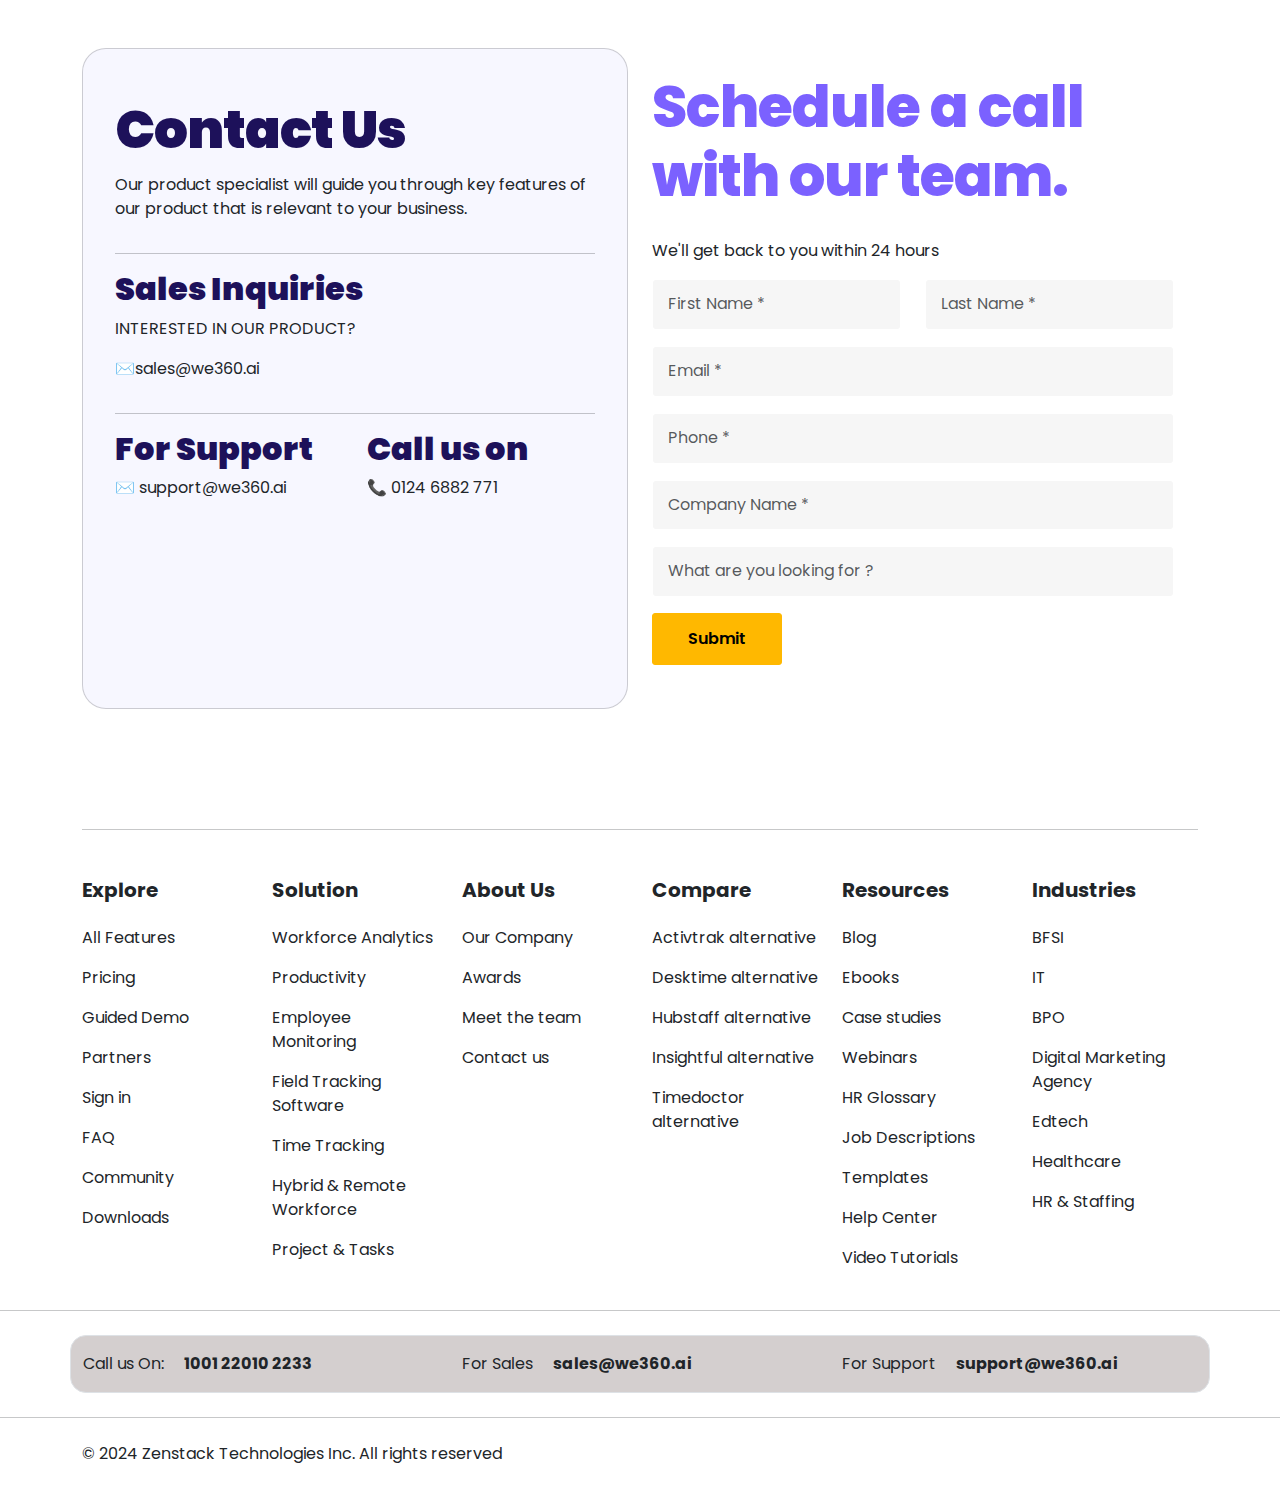
<file: Emp_App/templates/contact.html>
<!DOCTYPE html>
<html lang="en">
<head>
    <meta charset="UTF-8">
    <meta name="viewport" content="width=device-width, initial-scale=1.0">
    <title>contact_page</title>
    <link href="https://cdn.jsdelivr.net/npm/bootstrap@5.3.3/dist/css/bootstrap.min.css" rel="stylesheet" integrity="sha384-QWTKZyjpPEjISv5WaRU9OFeRpok6YctnYmDr5pNlyT2bRjXh0JMhjY6hW+ALEwIH" crossorigin="anonymous">
    <script src="https://cdn.jsdelivr.net/npm/bootstrap@5.3.3/dist/js/bootstrap.bundle.min.js" integrity="sha384-YvpcrYf0tY3lHB60NNkmXc5s9fDVZLESaAA55NDzOxhy9GkcIdslK1eN7N6jIeHz" crossorigin="anonymous"></script>
    <link href="https://fonts.googleapis.com/css2?family=Poppins:wght@400;500;600&display=swap" rel="stylesheet">
</head>
 <style>
      /* .navbar-main-box{
        background-color: red !important;
        width: 100% !important;
         position: fixed !important;;
            background-color: wheat;
            width: 100% !important;
            z-index: 999;
      } */
      /* .navbar{
         position: fixed;
            background-color: wheat;
            width: 100%;
            z-index: 999;
      } */
      .dropdown:hover > .dropdown-menu {
        display: block;
      }

      /* Added CSS for hover effect */
      .nav-item:hover .dropdown-menu {
        display: block;
        align-items: center;
      }

      .navbar-nav .nav-item .dropdown-menu {
        margin-top: 0;
      }
      section footer .list-unstyled li a {
        color: inherit; /* Inherits text color from parent */
        text-decoration: none; /* Removes default underline */
        cursor: pointer; /* Changes cursor to pointer */
      }

      section footer .list-unstyled li a:hover {
        color: blue; /* Changes text color to blue on hover */
      }

      .accordion1 {
        display: none;
      }
      .accordion-button:not(.collapsed) {
        background-color: white !important;
        border: 0px !important;
      }
      .accordion-button::after {
        background-color: #ffb800;
        font-weight: 900;
        padding: 15px;
        background-position-x: center;
        background-position: center;
        border-radius: 50%;
      }

      @media only screen and (max-width: 768px) {
        .hide-content-for-responsive {
          display: none; /* Hide red div at 320px */
        }

        .accordion {
          display: block; /* Show accordion at 320px */
        }
      }
      .hover-effect:hover {
        background-color: #211f54;
        cursor: pointer;
        transition: background-color 0.3s ease;
      }
    </style>
<style>
     body {
      font-family: 'Poppins', sans-serif; /* Apply Poppins font to the body */
      scroll-behavior: smooth;
    }
    .btn-style-form{
        padding: 13px 35px;
    cursor: pointer;
    background-color: #ffb800;
    border: 1px solid #ffb800;
    transition: ease-in-out all 0.5ms;
    margin-top: 0px;
    border-radius: 3px;
    color: #000;
    font-weight: 600;
    }
</style>
<body>
    <div class="container py-5">
        <div class="row">
            <div class="col-lg-6">
                <div class="card" style="background-color: #f7f7ff;
                border-radius: 24px;
                padding: 32px;">

                <h1 style="    color: #1d115a;
                letter-spacing: -1px;
                margin-top: 17px;
                margin-bottom: 12px;
                font-size: 3.3em;
                font-weight: 900;
               ">Contact Us
                </h1>
                <p>Our product specialist will guide you through key features of our product that is relevant to your business.
                </p>
                <hr>

                <h2 style="color: #1d115a;
                font-size: 2em;
                font-weight: 900;
             ">
                    Sales Inquiries

                </h2>
                <p>INTERESTED IN OUR PRODUCT?

                </p>
                <p>✉️sales@we360.ai
                </p>
                <hr>


                <div class="row" style="margin-bottom: 160px;">
                    <span class="col-lg-6">
                        <h1 style="color: #1d115a;
                        font-size: 2em;
                        font-weight: 900;
                     " >For Support
                        </h1>
                        <p>✉️ support@we360.ai
                        </p>
                    </span>
                    <span class="col-lg-6">
                        <h1 style="color: #1d115a;
                        font-size: 2em;
                        font-weight: 900;
                     ">Call us on
                        </h1>
                        <p>📞 0124 6882 771</p>
                    </span>
                </div>
            </div>
        </div>

            <div class="col-lg-6">

                <div class="card border-0">
                    <div class="card-title " style="color: #7b61ff;   
                    letter-spacing: -1px;
                    margin-top: 25px;
                    margin-bottom: 12px;
                    font-size: 3.6em;
                    line-height: 1.2;
                    font-weight: 800;">
                        Schedule a call with our team.
                    </div>
                    <div class="card-text py-3">
                        We'll get back to you within 24 hours


                    </div>

                    <div class="row flex-column">
                        <div class="row">
                          <div class="col-lg-6">
                            <div class="mb-3">
                              <input
                                type="text"
                                class="form-control for-input"
                                id="exampleFormControlInput1"
                                placeholder="First Name *"
                                style="color: #232226;
                                background-color: rgba(23, 22, 26, 0.04);
                                border: 1px solid transparent;
                                width: 100%;
                                padding: 14px 15px;
                                line-height: 1.3;
                                border-radius: 4px;"
                                
                              />
                            </div>
                          </div>
                          <div class="col-lg-6">
                            <div class="mb-3">
                              <input
                                type="email"
                                class="form-control for-input"
                                id="exampleFormControlInput2"
                                placeholder="Last Name *"
                                style="color: #232226;
                                background-color: rgba(23, 22, 26, 0.04);
                                border: 1px solid transparent;
                                width: 100%;
                                padding: 14px 15px;
                                line-height: 1.3;
                                border-radius: 4px;"
                              />
                            </div>
                          </div>
                        </div>
                        <div class="row flex-column">
                          <div class="col-lg-12">
                            <div class="mb-3">
                              <input
                                type="email"
                                class="form-control for-input"
                                id="exampleFormControlInput3"
                                placeholder="Email *"
                                style="color: #232226;
                                background-color: rgba(23, 22, 26, 0.04);
                                border: 1px solid transparent;
                                width: 100%;
                                padding: 14px 15px;
                                line-height: 1.3;
                                border-radius: 4px;"
                              />
                            </div>
                          </div>
                          <div class="col-lg-12">
                            <div class="mb-3">
                              <input
                                type="email"
                                class="form-control for-input"
                                id="exampleFormControlInput4"
                                placeholder="Phone *"
                                style="color: #232226;
                                background-color: rgba(23, 22, 26, 0.04);
                                border: 1px solid transparent;
                                width: 100%;
                                padding: 14px 15px;
                                line-height: 1.3;
                                border-radius: 4px;"
                              />
                            </div>
                          </div>
                          <div class="col-lg-12">
                            <div class="mb-3">
                              <input
                                type="email"
                                class="form-control for-input"
                                id="exampleFormControlInput4"
                                placeholder="Company Name *"
                                style="color: #232226;
                                background-color: rgba(23, 22, 26, 0.04);
                                border: 1px solid transparent;
                                width: 100%;
                                padding: 14px 15px;
                                line-height: 1.3;
                                border-radius: 4px;"
                              />
                            </div>
                          </div>
                          <div class="col-lg-12">
                            <div class="mb-3">
                              <input
                                type="email"
                                class="form-control for-input"
                                id="exampleFormControlInput4"
                                placeholder="What are you looking for ?"
                                style="color: #232226;
                                background-color: rgba(23, 22, 26, 0.04);
                                border: 1px solid transparent;
                                width: 100%;
                                padding: 14px 15px;
                                line-height: 1.3;
                                border-radius: 4px;"
                              />
                            </div>
                          </div>
                        </div>
                        <div class="mb-3">
                          <button type="button" class="btn btn-warning btn-style-form">
                            Submit
                          </button>
                        </div>
                      </div>
                </div>
            </div>
        </div>
    </div>
    
  <!-- Footer Section -->

    <section>
      <footer class="py-4">
        <div class="container hide-content-for-responsive">
          <hr class="my-5" />
          <div class="row">
            <div class="col-lg-2">
              <h5 class="fw-bold">Explore</h5>
              <ul class="list-unstyled mt-4">
                <li class="mt-3"><a href="#">All Features</a></li>
                <li class="mt-3"><a href="#">Pricing</a></li>
                <li class="mt-3"><a href="#">Guided Demo</a></li>
                <li class="mt-3"><a href="#">Partners</a></li>
                <li class="mt-3"><a href="#">Sign in</a></li>
                <li class="mt-3"><a href="#">FAQ</a></li>
                <li class="mt-3"><a href="#">Community</a></li>
                <li class="mt-3"><a href="#">Downloads</a></li>
              </ul>
            </div>

            <div class="col-lg-2">
              <h5 class="fw-bold">Solution</h5>
              <ul class="list-unstyled mt-4">
                <li class="mt-3"><a href="#">Workforce Analytics</a></li>
                <li class="mt-3"><a href="#">Productivity</a></li>
                <li class="mt-3"><a href="#">Employee Monitoring</a></li>
                <li class="mt-3"><a href="#">Field Tracking Software</a></li>
                <li class="mt-3"><a href="#">Time Tracking</a></li>
                <li class="mt-3"><a href="#">Hybrid & Remote Workforce</a></li>
                <li class="mt-3"><a href="#">Project & Tasks</a></li>
              </ul>
            </div>

            <div class="col-lg-2">
              <h5 class="fw-bold">About Us</h5>
              <ul class="list-unstyled mt-4">
                <li class="mt-3"><a href="#">Our Company</a></li>
                <li class="mt-3"><a href="#">Awards</a></li>
                <li class="mt-3"><a href="#">Meet the team</a></li>
                <li class="mt-3"><a href="#">Contact us</a></li>
              </ul>
            </div>

            <div class="col-lg-2">
              <h5 class="fw-bold">Compare</h5>
              <ul class="list-unstyled mt-4">
                <li class="mt-3"><a href="#">Activtrak alternative</a></li>
                <li class="mt-3"><a href="#">Desktime alternative</a></li>
                <li class="mt-3"><a href="#">Hubstaff alternative</a></li>
                <li class="mt-3"><a href="#">Insightful alternative</a></li>
                <li class="mt-3"><a href="#">Timedoctor alternative</a></li>
              </ul>
            </div>

            <div class="col-lg-2">
              <h5 class="fw-bold">Resources</h5>
              <ul class="list-unstyled mt-4">
                <li class="mt-3"><a href="#">Blog</a></li>
                <li class="mt-3"><a href="#">Ebooks</a></li>
                <li class="mt-3"><a href="#">Case studies</a></li>
                <li class="mt-3"><a href="#">Webinars</a></li>
                <li class="mt-3"><a href="#">HR Glossary</a></li>
                <li class="mt-3"><a href="#">Job Descriptions</a></li>
                <li class="mt-3"><a href="#">Templates</a></li>
                <li class="mt-3"><a href="#">Help Center</a></li>
                <li class="mt-3"><a href="#">Video Tutorials</a></li>
              </ul>
            </div>

            <div class="col-lg-2">
              <h5 class="fw-bold">Industries</h5>
              <ul class="list-unstyled mt-4">
                <li class="mt-3"><a href="#">BFSI</a></li>
                <li class="mt-3"><a href="#">IT</a></li>
                <li class="mt-3"><a href="#">BPO</a></li>
                <li class="mt-3"><a href="#">Digital Marketing Agency</a></li>
                <li class="mt-3"><a href="#">Edtech</a></li>
                <li class="mt-3"><a href="#">Healthcare</a></li>
                <li class="mt-3"><a href="#">HR & Staffing</a></li>
              </ul>
            </div>
          </div>
        </div>

        <hr class="my-4" />

        <div
          class="container border rounded-4 py-3"
          style="background-color: rgb(212, 207, 207)"
        >
          <div class="row">
            <div class="col-lg-4 col-md-4 col-sm-12">
              <span>Call us On:</span>
              <span class="fw-bold ms-lg-3">1001 22010 2233</span>
            </div>
            <div class="col-lg-4 col-md-4 col-sm-12">
              <span>For Sales </span>
              <span class="fw-bold ms-lg-3">sales@we360.ai </span>
            </div>
            <div class="col-lg-4 col-md-4 col-sm-12">
              <span>For Support </span>
              <span class="fw-bold ms-lg-3">support@we360.ai </span>
            </div>
          </div>
        </div>

        <hr class="my-4" />
        <div class="text-start mt-4 container">
          <p>&copy; 2024 Zenstack Technologies Inc. All rights reserved</p>
        </div>

        <div class="accordion1 accordion-flush" id="accordionFlushExample">
          <div class="accordion-item">
            <h2 class="accordion-header">
              <button
                class="accordion-button collapsed"
                type="button"
                data-bs-toggle="collapse"
                data-bs-target="#flush-collapseOne"
                aria-expanded="false"
                aria-controls="flush-collapseOne"
              >
                Explore
              </button>
            </h2>
            <div
              id="flush-collapseOne"
              class="accordion-collapse collapse"
              data-bs-parent="#accordionFlushExample"
            >
              <div class="accordion-body">
                <ul class="list-unstyled mt-4">
                  <li class="mt-3"><a href="#">All Features</a></li>
                  <li class="mt-3"><a href="#">Pricing</a></li>
                  <li class="mt-3"><a href="#">Guided Demo</a></li>
                  <li class="mt-3"><a href="#">Partners</a></li>
                  <li class="mt-3"><a href="#">Sign in</a></li>
                  <li class="mt-3"><a href="#">FAQ</a></li>
                  <li class="mt-3"><a href="#">Community</a></li>
                  <li class="mt-3"><a href="#">Downloads</a></li>
                </ul>
              </div>
            </div>
          </div>

          <div class="accordion-item">
            <h2 class="accordion-header">
              <button
                class="accordion-button collapsed"
                type="button"
                data-bs-toggle="collapse"
                data-bs-target="#flush-collapseTwo"
                aria-expanded="false"
                aria-controls="flush-collapseTwo"
              >
                Solution
              </button>
            </h2>
            <div
              id="flush-collapseTwo"
              class="accordion-collapse collapse"
              data-bs-parent="#accordionFlushExample"
            >
              <div class="accordion-body">
                <ul class="list-unstyled mt-4">
                  <li class="mt-3"><a href="#">Workforce Analytics</a></li>
                  <li class="mt-3"><a href="#">Productivity</a></li>
                  <li class="mt-3"><a href="#">Employee Monitoring</a></li>
                  <li class="mt-3"><a href="#">Field Tracking Software</a></li>
                  <li class="mt-3"><a href="#">Time Tracking</a></li>
                  <li class="mt-3">
                    <a href="#">Hybrid & Remote Workforce</a>
                  </li>
                  <li class="mt-3"><a href="#">Project & Tasks</a></li>
                </ul>
              </div>
            </div>
          </div>

          <div class="accordion-item">
            <h2 class="accordion-header">
              <button
                class="accordion-button collapsed"
                type="button"
                data-bs-toggle="collapse"
                data-bs-target="#flush-collapseThree"
                aria-expanded="false"
                aria-controls="flush-collapseThree"
              >
                About Us
              </button>
            </h2>
            <div
              id="flush-collapseThree"
              class="accordion-collapse collapse"
              data-bs-parent="#accordionFlushExample"
            >
              <div class="accordion-body">
                <ul class="list-unstyled mt-4">
                  <li class="mt-3"><a href="#">Our Company</a></li>
                  <li class="mt-3"><a href="#">Awards</a></li>
                  <li class="mt-3"><a href="#">Meet the team</a></li>
                  <li class="mt-3"><a href="#">Contact us</a></li>
                </ul>
              </div>
            </div>
          </div>

          <div class="accordion-item">
            <h2 class="accordion-header">
              <button
                class="accordion-button collapsed"
                type="button"
                data-bs-toggle="collapse"
                data-bs-target="#flush-collapseFour"
                aria-expanded="false"
                aria-controls="flush-collapseFour"
              >
                Compare
              </button>
            </h2>
            <div
              id="flush-collapseFour"
              class="accordion-collapse collapse"
              data-bs-parent="#accordionFlushExample"
            >
              <div class="accordion-body">
                <ul class="list-unstyled mt-4">
                  <li class="mt-3"><a href="#">Activtrak alternative</a></li>
                  <li class="mt-3"><a href="#">Desktime alternative</a></li>
                  <li class="mt-3"><a href="#">Hubstaff alternative</a></li>
                  <li class="mt-3"><a href="#">Insightful alternative</a></li>
                  <li class="mt-3"><a href="#">Timedoctor alternative</a></li>
                </ul>
              </div>
            </div>
          </div>

          <div class="accordion-item">
            <h2 class="accordion-header">
              <button
                class="accordion-button collapsed"
                type="button"
                data-bs-toggle="collapse"
                data-bs-target="#flush-collapseFive"
                aria-expanded="false"
                aria-controls="flush-collapseFive"
              >
                Resources
              </button>
            </h2>
            <div
              id="flush-collapseFive"
              class="accordion-collapse collapse"
              data-bs-parent="#accordionFlushExample"
            >
              <div class="accordion-body">
                <ul class="list-unstyled mt-4">
                  <li class="mt-3"><a href="#">Blog</a></li>
                  <li class="mt-3"><a href="#">Ebooks</a></li>
                  <li class="mt-3"><a href="#">Case studies</a></li>
                  <li class="mt-3"><a href="#">Webinars</a></li>
                  <li class="mt-3"><a href="#">HR Glossary</a></li>
                  <li class="mt-3"><a href="#">Job Descriptions</a></li>
                  <li class="mt-3"><a href="#">Templates</a></li>
                  <li class="mt-3"><a href="#">Help Center</a></li>
                  <li class="mt-3"><a href="#">Video Tutorials</a></li>
                </ul>
              </div>
            </div>
          </div>

          <div class="accordion-item">
            <h2 class="accordion-header">
              <button
                class="accordion-button collapsed"
                type="button"
                data-bs-toggle="collapse"
                data-bs-target="#flush-collapseSix"
                aria-expanded="false"
                aria-controls="flush-collapseSix"
              >
                Industries
              </button>
            </h2>
            <div
              id="flush-collapseSix"
              class="accordion-collapse collapse"
              data-bs-parent="#accordionFlushExample"
            >
              <div class="accordion-body">
                <ul class="list-unstyled mt-4">
                  <li class="mt-3"><a href="#">BFSI</a></li>
                  <li class="mt-3"><a href="#">IT</a></li>
                  <li class="mt-3"><a href="#">BPO</a></li>
                  <li class="mt-3"><a href="#">Digital Marketing Agency</a></li>
                  <li class="mt-3"><a href="#">Edtech</a></li>
                  <li class="mt-3"><a href="#">Healthcare</a></li>
                  <li class="mt-3"><a href="#">HR & Staffing</a></li>
                </ul>
              </div>
            </div>
          </div>
        </div>
      </footer>
    </section>

    <!-- Footer Section -->
</body>
</html>
</file>
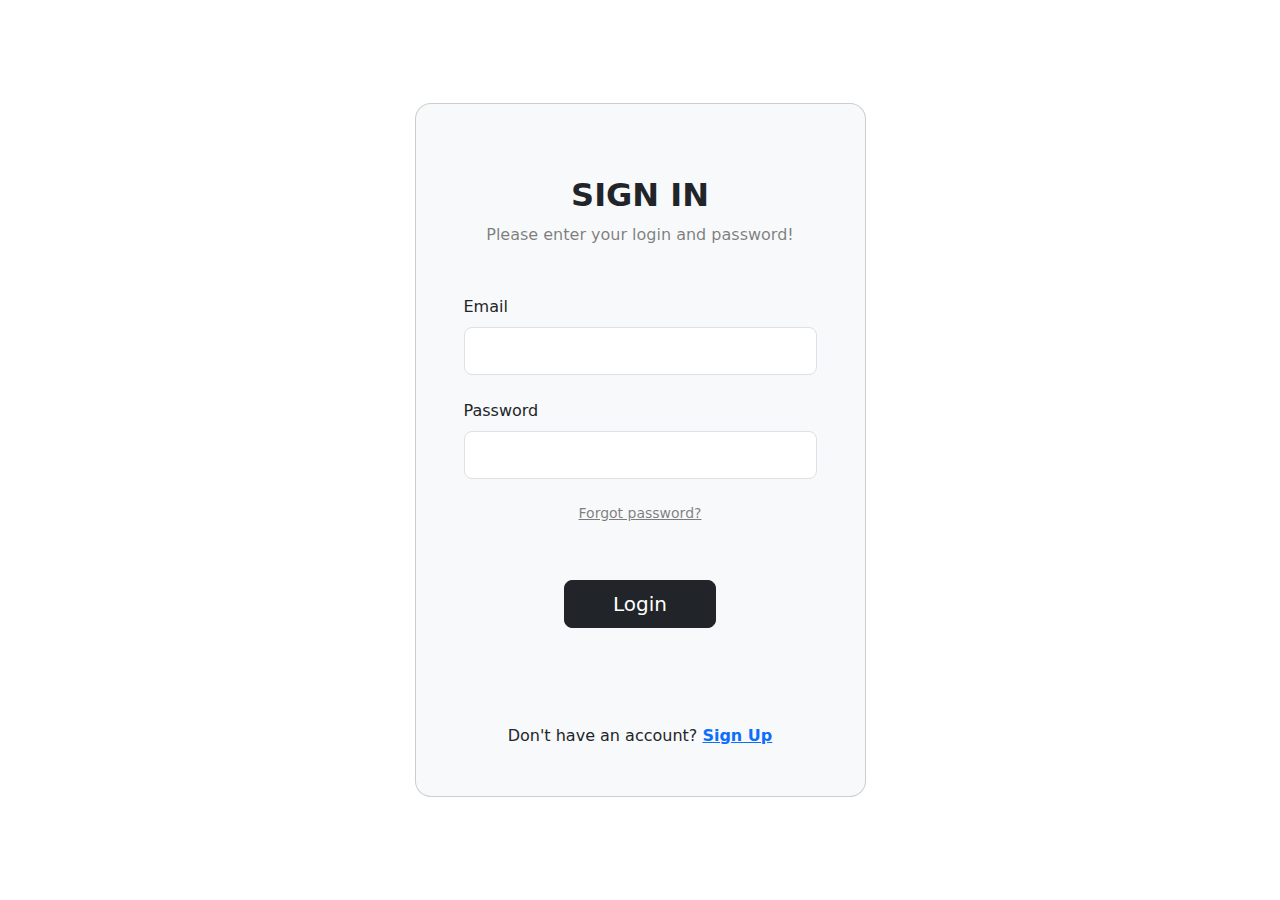
<file: Emp_App/templates/login.html>
<!DOCTYPE html>
<html lang="en">
  <head>
    <meta charset="UTF-8" />
    <meta name="viewport" content="width=device-width, initial-scale=1.0" />
    <title>Login Page</title>
    <link
      href="https://cdn.jsdelivr.net/npm/bootstrap@5.3.3/dist/css/bootstrap.min.css"
      rel="stylesheet"
      integrity="sha384-QWTKZyjpPEjISv5WaRU9OFeRpok6YctnYmDr5pNlyT2bRjXh0JMhjY6hW+ALEwIH"
      crossorigin="anonymous"
    />
    <link
      rel="stylesheet"
      href="https://cdnjs.cloudflare.com/ajax/libs/font-awesome/5.15.4/css/all.min.css"
      integrity="sha512-c6IyLlOH4e/BRq55o1n8MN0Ht+XPhlSP5P2PVH1ig7YvJk27o2bkljmy9VRUajppCPqdO7tkB+ARZ5mw+Y3vTg=="
      crossorigin="anonymous"
      referrerpolicy="no-referrer"
    />
    <link
      href="https://fonts.googleapis.com/css2?family=Poppins:wght@400;500;600&display=swap"
      rel="stylesheet"
    />

    <script
      src="https://cdn.jsdelivr.net/npm/bootstrap@5.3.3/dist/js/bootstrap.bundle.min.js"
      integrity="sha384-YvpcrYf0tY3lHB60NNkmXc5s9fDVZLESaAA55NDzOxhy9GkcIdslK1eN7N6jIeHz"
      crossorigin="anonymous"
    ></script>
   
  </head>

 
  <body>
   

  <section class="vh-100 gradient-custom">
  <div class="container py-5 h-100">
    <div class="row d-flex justify-content-center align-items-center h-100">
      <div class="col-12 col-md-8 col-lg-6 col-xl-5">
        <div class="card bg-light text-dark" style="border-radius: 1rem;">
          <div class="card-body p-5 text-center">

            <div class="mb-md-5 mt-md-4 pb-5">

              <h2 class="fw-bold mb-2 text-uppercase">Sign In</h2>
              <p class="text-black-50 mb-5">Please enter your login and password!</p>

              <div class="form-outline form-white mb-4 text-start">
                <label class="form-label " for="typeEmailX">Email</label>
                <input type="email" id="typeEmailX" class="form-control form-control-lg" />
              </div>

              <div class="form-outline form-white mb-4 text-start">
                <label class="form-label" for="typePasswordX">Password</label>
                <input type="password" id="typePasswordX" class="form-control form-control-lg" />
              </div>

              <p class="small mb-5 pb-lg-2"><a class="text-black-50" href="#!">Forgot password?</a></p>

              <button class="btn btn-dark btn-lg px-5" type="submit">Login</button>

             

            </div>

            <div>
              <p class="mb-0">Don't have an account? <a href="../Pages/Signup.html" class="text-primary-50 fw-bold">Sign Up</a>
              </p>
            </div>

          </div>
        </div>
      </div>
    </div>
  </div>
</section>


  
  
  
  </body>
</html>
</file>
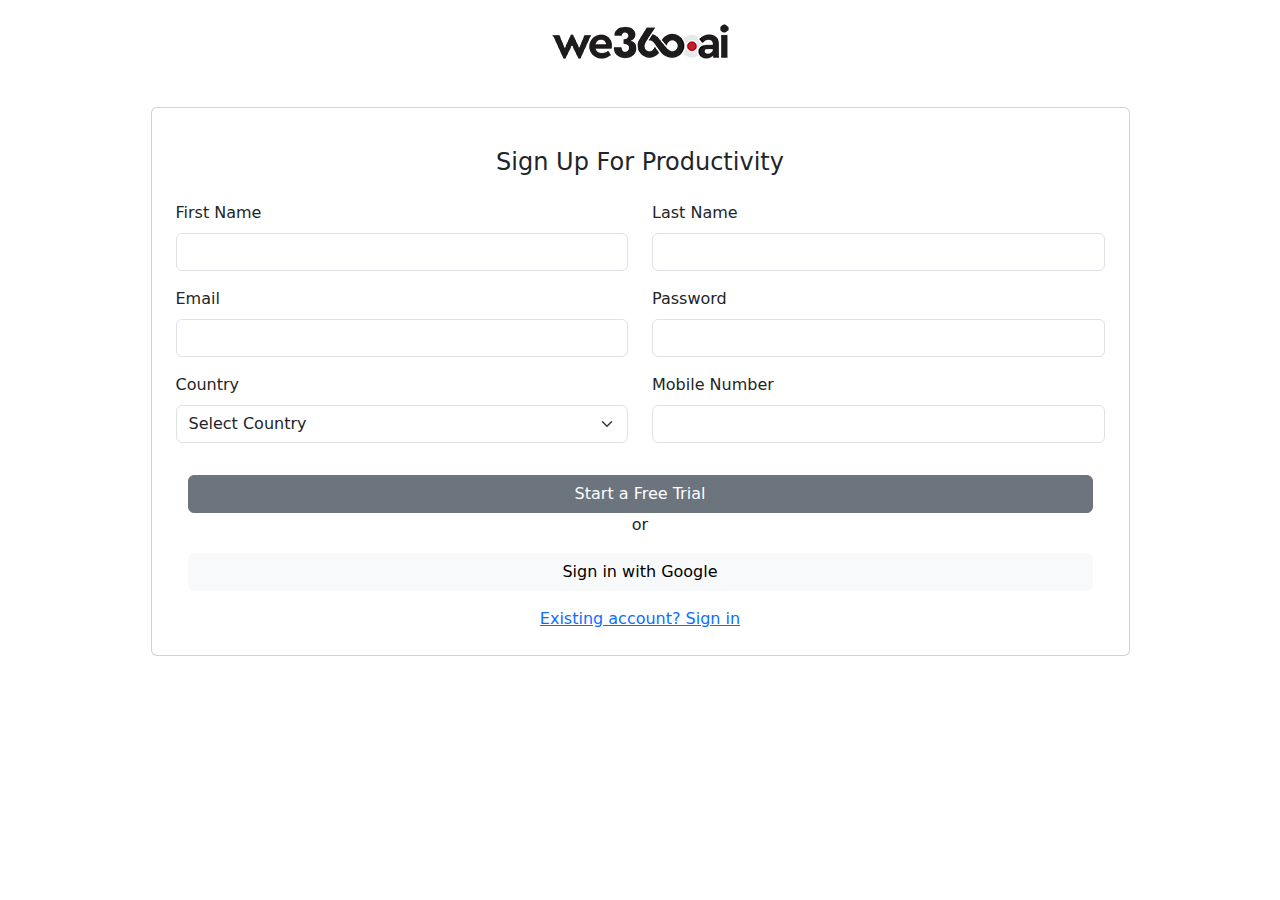
<file: Emp_App/templates/Signup.html>
<!DOCTYPE html>
<html lang="en">
  <head>
    <meta charset="UTF-8" />
    <meta name="viewport" content="width=device-width, initial-scale=1.0" />
    <title>Sign Up Page</title>
    <link
      href="https://cdn.jsdelivr.net/npm/bootstrap@5.3.3/dist/css/bootstrap.min.css"
      rel="stylesheet"
      integrity="sha384-QWTKZyjpPEjISv5WaRU9OFeRpok6YctnYmDr5pNlyT2bRjXh0JMhjY6hW+ALEwIH"
      crossorigin="anonymous"
    />
    <script
      src="https://cdn.jsdelivr.net/npm/bootstrap@5.3.3/dist/js/bootstrap.bundle.min.js"
      integrity="sha384-YvpcrYf0tY3lHB60NNkmXc5s9fDVZLESaAA55NDzOxhy9GkcIdslK1eN7N6jIeHz"
      crossorigin="anonymous"
    ></script>
  </head>
  <body>
    <section class="d-flex justify-content-center mt-4">
      <div>
        <img
          src="[data-uri]"
          alt=""
        />
      </div>
    </section>
    <section class="mt-5">
      <div class="d-flex justify-content-center">
       
        <form>
          
          <div class="card px-4 py-4 d-flex justify-content-center">
            <!-- <h4 class="offset-2">Sign Up For Productivity</h4> -->
             <span class="d-flex justify-content-center mt-3"><h4>Sign Up For Productivity</h4></span>
            <div class="row mt-3">
              <div class="col-md-6">
                <div class="mb-3">
                  <label for="exampleInputEmail1" class="form-label"
                    >First Name</label
                  >
                  <input
                    type="text"
                    class="form-control"
                    id="exampleInputEmail1"
                    aria-describedby="emailHelp"
                  />
                </div>
                <div class="mb-3">
                  <label for="exampleInputPassword1" class="form-label"
                    >Email</label
                  >
                  <input
                    type="email"
                    class="form-control"
                    id="exampleInputPassword1"
                  />
                </div>
              </div>

              <div class="col-md-6">
                <div class="mb-3">
                  <label for="exampleInputEmail1" class="form-label"
                    >Last Name</label
                  >
                  <input
                    type="text"
                    class="form-control"
                    id="exampleInputEmail1"
                    aria-describedby="emailHelp"
                  />
                </div>
                <div class="mb-3">
                  <label for="exampleInputPassword1" class="form-label"
                    >Password</label
                  >
                  <input
                    type="password"
                    class="form-control"
                    id="exampleInputPassword1"
                  />
                </div>
              </div>

              <div class="col-md-6">
                <div class="mb-3">
                  <label for="exampleInputEmail1" class="form-label"
                    >Country</label
                  >
                  <select
                    class="form-select"
                    aria-label="Default select example"
                  >
                    <option selected>Select Country</option>
                    <option value="1">India</option>
                    <option value="2">USA</option>
                    <option value="3">United Kingdom</option>
                    <option value="4">Australia</option>
                    <option value="5">Germany</option>
                    <option value="6">France</option>
                    <option value="7">Italy</option>
                    <option value="8">Spain</option>
                    <option value="9">Japan</option>
                    <option value="10">Brazil</option>
                  </select>
                </div>
              </div>

              <div class="col-md-6">
                <div class="mb-3">
                  <label for="exampleInputEmail1" class="form-label"
                    >Mobile Number</label
                  >
                  <input
                    type="number"
                    class="form-control"
                    id="exampleInputEmail1"
                    aria-describedby="emailHelp"
                  />
                </div>
              </div>
            </div>

            <div class="container mt-3">
              <div class="row">
                <div class="col-lg-12">
                  <button class="btn btn-secondary w-100">
                    Start a Free Trial
                  </button>
                </div>
              </div>
              <span class="d-flex justify-content-center"><p>or</p></span>
              <div class="row">
                <div class="col-lg-12">
                  <button class="btn btn-light w-100">
                    Sign in with Google
                  </button>
                </div>
              </div>
            </div>
            <span class="d-flex justify-content-center mt-3"
              ><a href="../Pages/login.html">Existing account? Sign in</a></span
            >
          </div>
        </form>
      </div>
    </section>
  </body>
</html>
</file>
